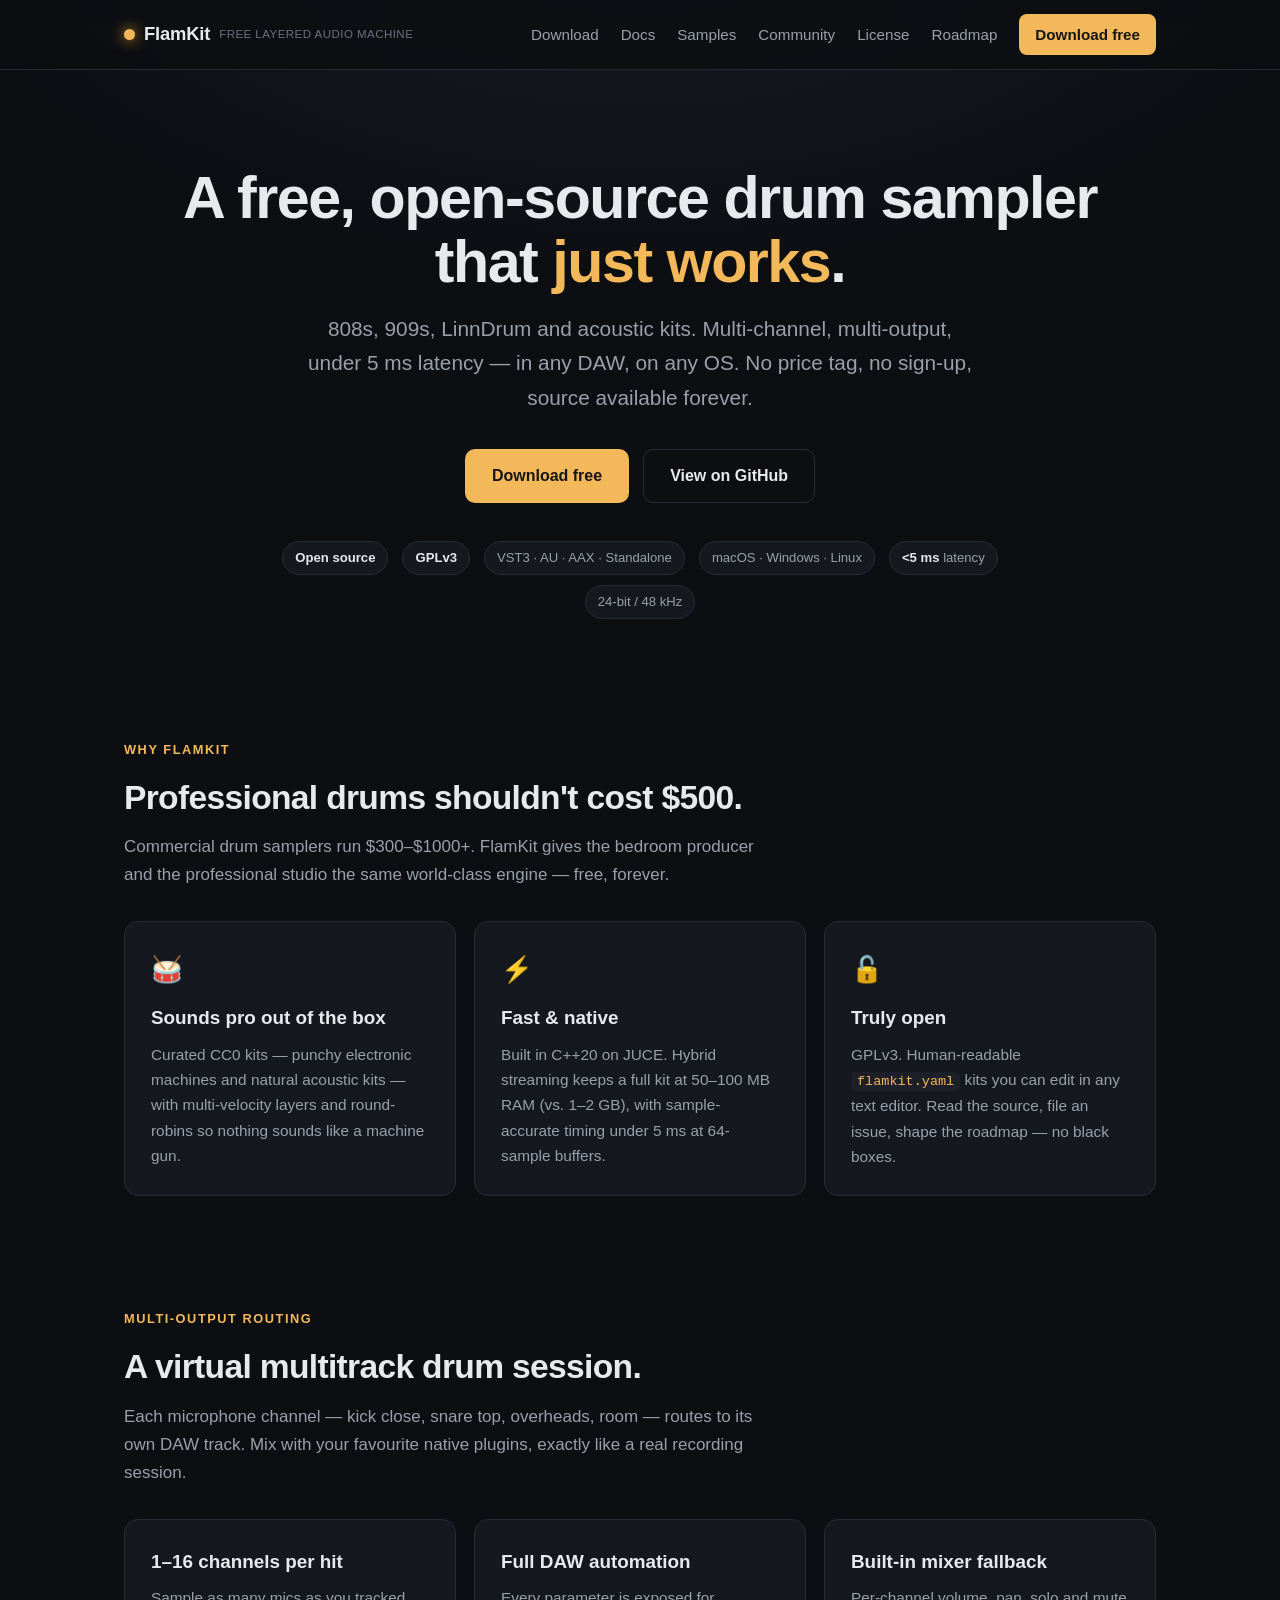
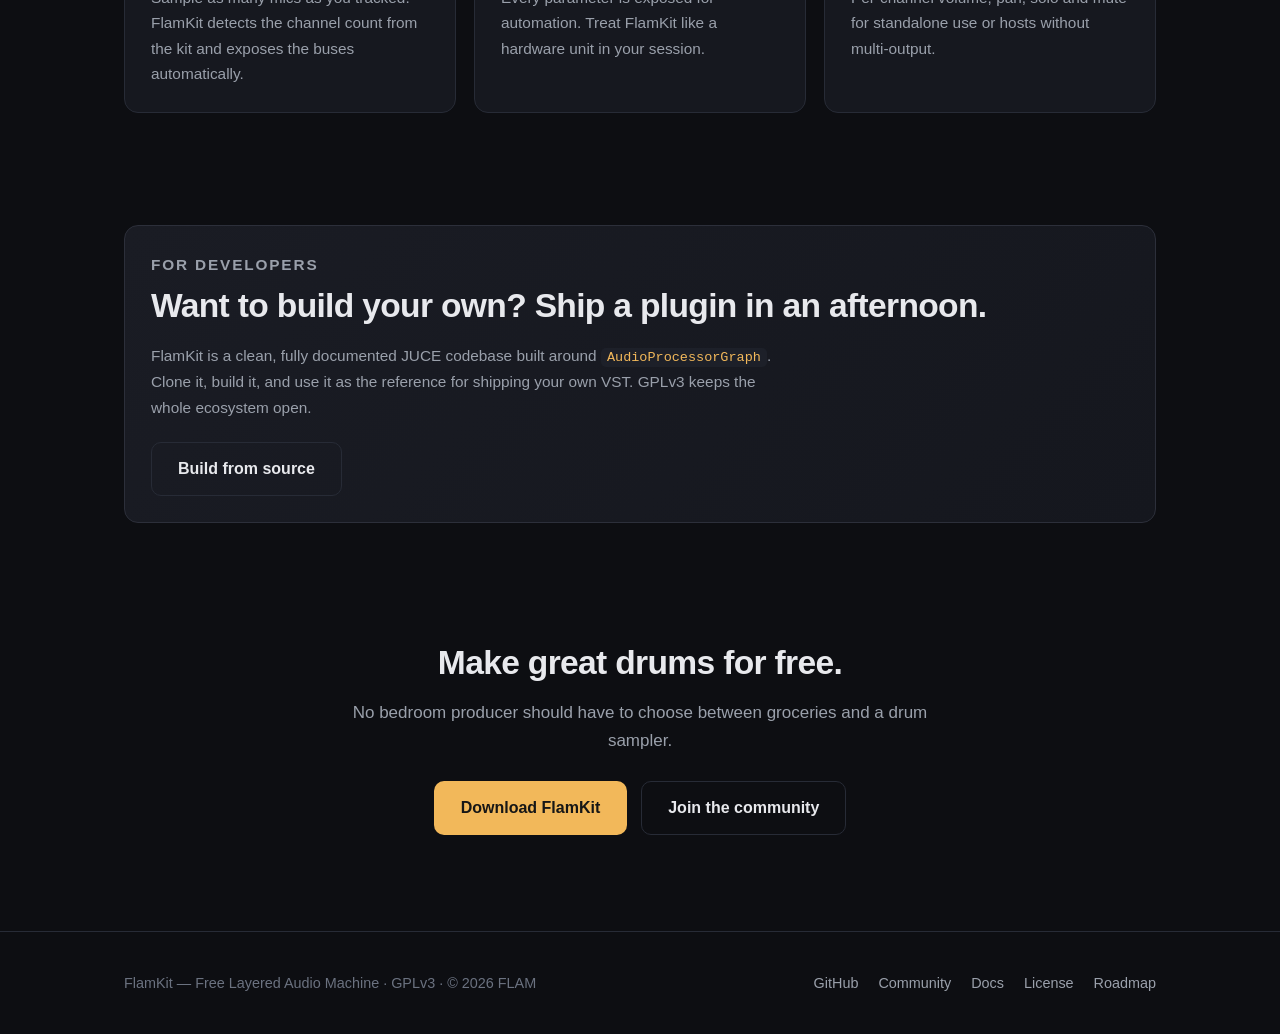
<file: website/index.html>
<!DOCTYPE html>
<html lang="en">
<head>
<meta charset="UTF-8">
<meta name="viewport" content="width=device-width, initial-scale=1.0">
<title>FlamKit — Free, open-source drum sampler (VST3/AU/AAX)</title>
<meta name="description" content="A free, open-source drum sampler for Mac, Windows & Linux. 808s, 909s, LinnDrum, acoustic kits. Under 5ms latency. GPLv3.">
<meta property="og:title" content="FlamKit — Free, open-source drum sampler">
<meta property="og:description" content="A free, open-source drum sampler for Mac, Windows & Linux. Under 5ms latency. GPLv3.">
<meta property="og:type" content="website">
<link rel="icon" href="favicon.svg" type="image/svg+xml">
<link rel="stylesheet" href="styles.css">
<script type="application/ld+json">
{
  "@context": "https://schema.org",
  "@type": "SoftwareApplication",
  "name": "FlamKit",
  "applicationCategory": "MultimediaApplication",
  "operatingSystem": "macOS, Windows, Linux",
  "offers": { "@type": "Offer", "price": "0", "priceCurrency": "USD" },
  "description": "A free, open-source, multi-channel drum sampler. VST3, AU, AAX and Standalone. Under 5ms latency.",
  "license": "https://www.gnu.org/licenses/gpl-3.0"
}
</script>
</head>
<body>

<header class="nav">
  <div class="nav-inner">
    <a class="brand" href="index.html"><span class="dot"></span>FlamKit <small>FREE LAYERED AUDIO MACHINE</small></a>
    <nav class="nav-links">
      <a href="download.html">Download</a>
      <a href="docs.html">Docs</a>
      <a href="samples.html">Samples</a>
      <a href="community.html">Community</a>
      <a href="license.html">License</a>
      <a href="roadmap.html">Roadmap</a>
      <a class="cta" href="download.html">Download free</a>
    </nav>
  </div>
</header>

<main class="wrap">

  <section class="hero">
    <h1>A free, open-source drum sampler<br>that <span class="accent">just works</span>.</h1>
    <p class="sub">808s, 909s, LinnDrum and acoustic kits. Multi-channel, multi-output, under 5&nbsp;ms latency — in any DAW, on any OS. No price tag, no sign-up, source available forever.</p>
    <div class="hero-cta">
      <a class="btn btn-primary" href="download.html">Download free</a>
      <a class="btn btn-ghost" href="https://github.com/therecluse26/flam-drum-machine">View on GitHub</a>
    </div>
    <div class="trust">
      <span><b>Open source</b></span>
      <span><b>GPLv3</b></span>
      <span>VST3 · AU · AAX · Standalone</span>
      <span>macOS · Windows · Linux</span>
      <span><b>&lt;5&nbsp;ms</b> latency</span>
      <span>24-bit / 48&nbsp;kHz</span>
    </div>
  </section>

  <section>
    <p class="eyebrow">Why FlamKit</p>
    <h2>Professional drums shouldn't cost $500.</h2>
    <p class="lead">Commercial drum samplers run $300–$1000+. FlamKit gives the bedroom producer and the professional studio the same world-class engine — free, forever.</p>
    <div class="grid grid-3">
      <div class="card">
        <span class="ico">🥁</span>
        <h3>Sounds pro out of the box</h3>
        <p>Curated CC0 kits — punchy electronic machines and natural acoustic kits — with multi-velocity layers and round-robins so nothing sounds like a machine gun.</p>
      </div>
      <div class="card">
        <span class="ico">⚡</span>
        <h3>Fast &amp; native</h3>
        <p>Built in C++20 on JUCE. Hybrid streaming keeps a full kit at 50–100&nbsp;MB RAM (vs. 1–2&nbsp;GB), with sample-accurate timing under 5&nbsp;ms at 64-sample buffers.</p>
      </div>
      <div class="card">
        <span class="ico">🔓</span>
        <h3>Truly open</h3>
        <p>GPLv3. Human-readable <code>flamkit.yaml</code> kits you can edit in any text editor. Read the source, file an issue, shape the roadmap — no black boxes.</p>
      </div>
    </div>
  </section>

  <section>
    <p class="eyebrow">Multi-output routing</p>
    <h2>A virtual multitrack drum session.</h2>
    <p class="lead">Each microphone channel — kick close, snare top, overheads, room — routes to its own DAW track. Mix with your favourite native plugins, exactly like a real recording session.</p>
    <div class="grid grid-3">
      <div class="card"><h3>1–16 channels per hit</h3><p>Sample as many mics as you tracked. FlamKit detects the channel count from the kit and exposes the buses automatically.</p></div>
      <div class="card"><h3>Full DAW automation</h3><p>Every parameter is exposed for automation. Treat FlamKit like a hardware unit in your session.</p></div>
      <div class="card"><h3>Built-in mixer fallback</h3><p>Per-channel volume, pan, solo and mute for standalone use or hosts without multi-output.</p></div>
    </div>
  </section>

  <section>
    <div class="card" style="background:linear-gradient(135deg,#1a1c24,#15171e);border-color:#2c2f3a;">
      <p class="eyebrow">For developers</p>
      <h2 style="margin-bottom:10px;">Want to build your own? Ship a plugin in an afternoon.</h2>
      <p style="color:var(--muted);max-width:640px;margin:0 0 22px;">FlamKit is a clean, fully documented JUCE codebase built around <code>AudioProcessorGraph</code>. Clone it, build it, and use it as the reference for shipping your own VST. GPLv3 keeps the whole ecosystem open.</p>
      <a class="btn btn-ghost" href="docs.html#build">Build from source</a>
    </div>
  </section>

  <section style="text-align:center;">
    <h2>Make great drums for free.</h2>
    <p class="lead" style="margin:8px auto 26px;">No bedroom producer should have to choose between groceries and a drum sampler.</p>
    <div class="hero-cta">
      <a class="btn btn-primary" href="download.html">Download FlamKit</a>
      <a class="btn btn-ghost" href="community.html">Join the community</a>
    </div>
  </section>

</main>

<footer class="site">
  <div class="wrap foot-inner">
    <div>FlamKit — Free Layered Audio Machine · GPLv3 · © 2026 FLAM</div>
    <div class="foot-links">
      <a href="https://github.com/therecluse26/flam-drum-machine">GitHub</a>
      <a href="community.html">Community</a>
      <a href="docs.html">Docs</a>
      <a href="license.html">License</a>
      <a href="roadmap.html">Roadmap</a>
    </div>
  </div>
</footer>

</body>
</html>
</file>
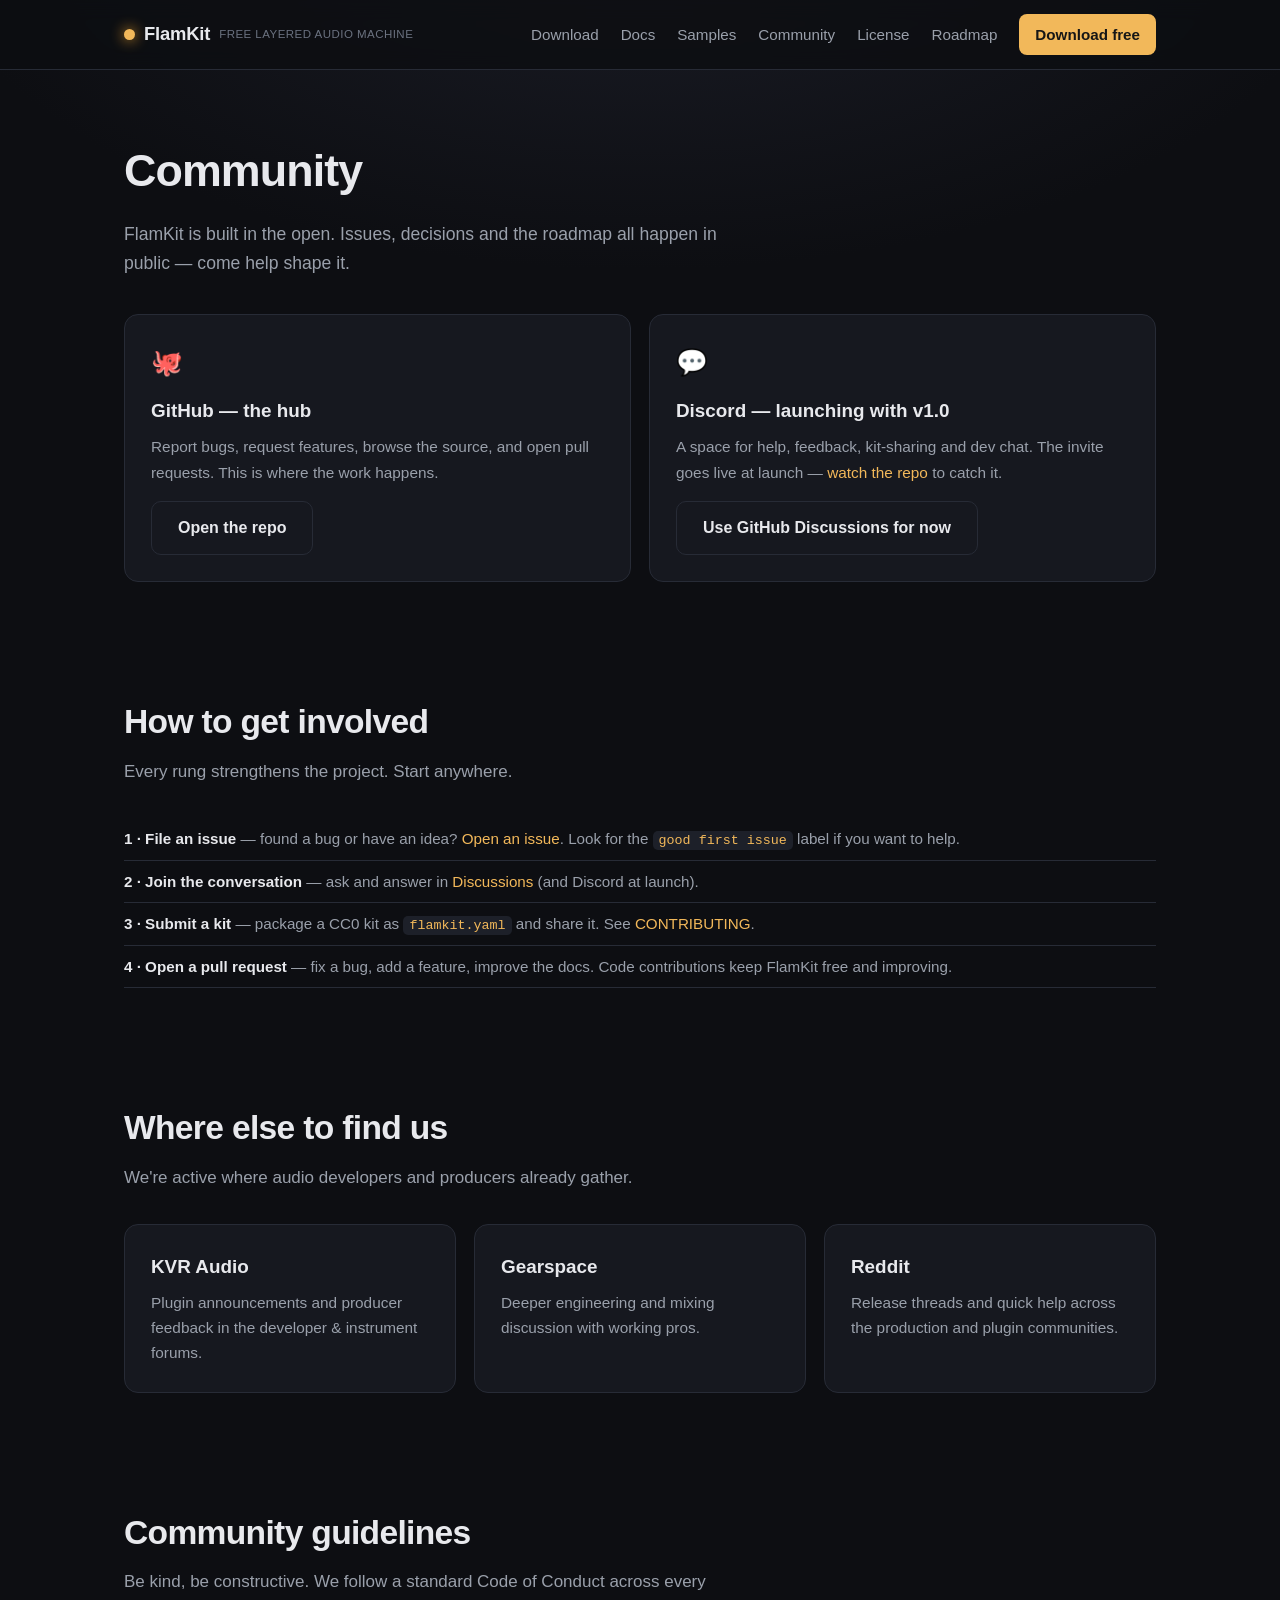
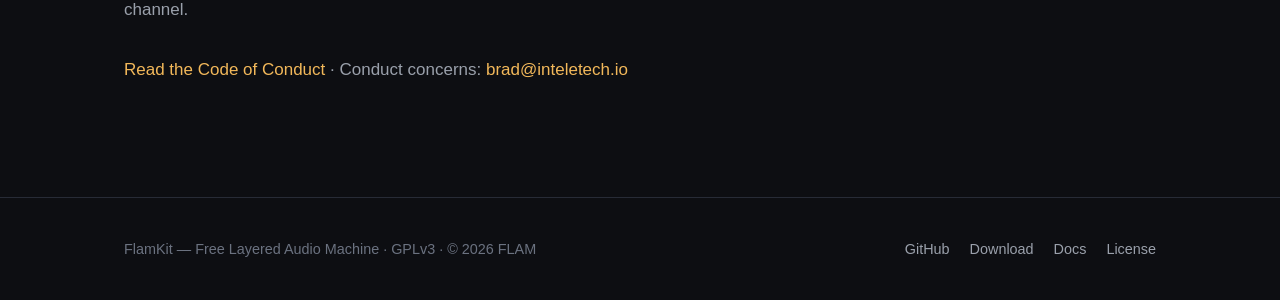
<file: website/community.html>
<!DOCTYPE html>
<html lang="en">
<head>
<meta charset="UTF-8">
<meta name="viewport" content="width=device-width, initial-scale=1.0">
<title>FlamKit community — GitHub, Discord, contribute</title>
<meta name="description" content="Get involved with FlamKit: file issues, join discussions, contribute kits and code. Open process, open roadmap.">
<link rel="icon" href="favicon.svg" type="image/svg+xml">
<link rel="stylesheet" href="styles.css">
</head>
<body>

<header class="nav">
  <div class="nav-inner">
    <a class="brand" href="index.html"><span class="dot"></span>FlamKit <small>FREE LAYERED AUDIO MACHINE</small></a>
    <nav class="nav-links">
      <a href="download.html">Download</a>
      <a href="docs.html">Docs</a>
      <a href="samples.html">Samples</a>
      <a href="community.html">Community</a>
      <a href="license.html">License</a>
      <a href="roadmap.html">Roadmap</a>
      <a class="cta" href="download.html">Download free</a>
    </nav>
  </div>
</header>

<main class="wrap">

  <div class="page-head">
    <h1>Community</h1>
    <p>FlamKit is built in the open. Issues, decisions and the roadmap all happen in public — come help shape it.</p>
  </div>

  <section style="padding-top:24px;">
    <div class="grid grid-2">
      <div class="card">
        <span class="ico">🐙</span>
        <h3>GitHub — the hub</h3>
        <p style="margin-bottom:16px;">Report bugs, request features, browse the source, and open pull requests. This is where the work happens.</p>
        <a class="btn btn-ghost" href="https://github.com/therecluse26/flam-drum-machine">Open the repo</a>
      </div>
      <div class="card">
        <span class="ico">💬</span>
        <h3>Discord — launching with v1.0</h3>
        <p style="margin-bottom:16px;">A space for help, feedback, kit-sharing and dev chat. The invite goes live at launch — <a href="https://github.com/therecluse26/flam-drum-machine">watch the repo</a> to catch it.</p>
        <a class="btn btn-ghost" href="https://github.com/therecluse26/flam-drum-machine/discussions">Use GitHub Discussions for now</a>
      </div>
    </div>
  </section>

  <section>
    <h2>How to get involved</h2>
    <p class="lead">Every rung strengthens the project. Start anywhere.</p>
    <div class="lane">
      <ul>
        <li><b>1 · File an issue</b> — found a bug or have an idea? <a href="https://github.com/therecluse26/flam-drum-machine/issues">Open an issue</a>. Look for the <code>good first issue</code> label if you want to help.</li>
        <li><b>2 · Join the conversation</b> — ask and answer in <a href="https://github.com/therecluse26/flam-drum-machine/discussions">Discussions</a> (and Discord at launch).</li>
        <li><b>3 · Submit a kit</b> — package a CC0 kit as <code>flamkit.yaml</code> and share it. See <a href="https://github.com/therecluse26/flam-drum-machine/blob/main/CONTRIBUTING.md">CONTRIBUTING</a>.</li>
        <li><b>4 · Open a pull request</b> — fix a bug, add a feature, improve the docs. Code contributions keep FlamKit free and improving.</li>
      </ul>
    </div>
  </section>

  <section>
    <h2>Where else to find us</h2>
    <p class="lead">We're active where audio developers and producers already gather.</p>
    <div class="grid grid-3">
      <div class="card"><h3>KVR Audio</h3><p>Plugin announcements and producer feedback in the developer &amp; instrument forums.</p></div>
      <div class="card"><h3>Gearspace</h3><p>Deeper engineering and mixing discussion with working pros.</p></div>
      <div class="card"><h3>Reddit</h3><p>Release threads and quick help across the production and plugin communities.</p></div>
    </div>
  </section>

  <section>
    <h2>Community guidelines</h2>
    <p class="lead">Be kind, be constructive. We follow a standard Code of Conduct across every channel.</p>
    <p style="color:var(--muted);">
      <a href="https://github.com/therecluse26/flam-drum-machine/blob/main/CODE_OF_CONDUCT.md">Read the Code of Conduct</a> ·
      Conduct concerns: <a href="mailto:brad@inteletech.io">brad@inteletech.io</a>
    </p>
  </section>

</main>

<footer class="site">
  <div class="wrap foot-inner">
    <div>FlamKit — Free Layered Audio Machine · GPLv3 · © 2026 FLAM</div>
    <div class="foot-links">
      <a href="https://github.com/therecluse26/flam-drum-machine">GitHub</a>
      <a href="download.html">Download</a>
      <a href="docs.html">Docs</a>
      <a href="license.html">License</a>
    </div>
  </div>
</footer>

</body>
</html>
</file>
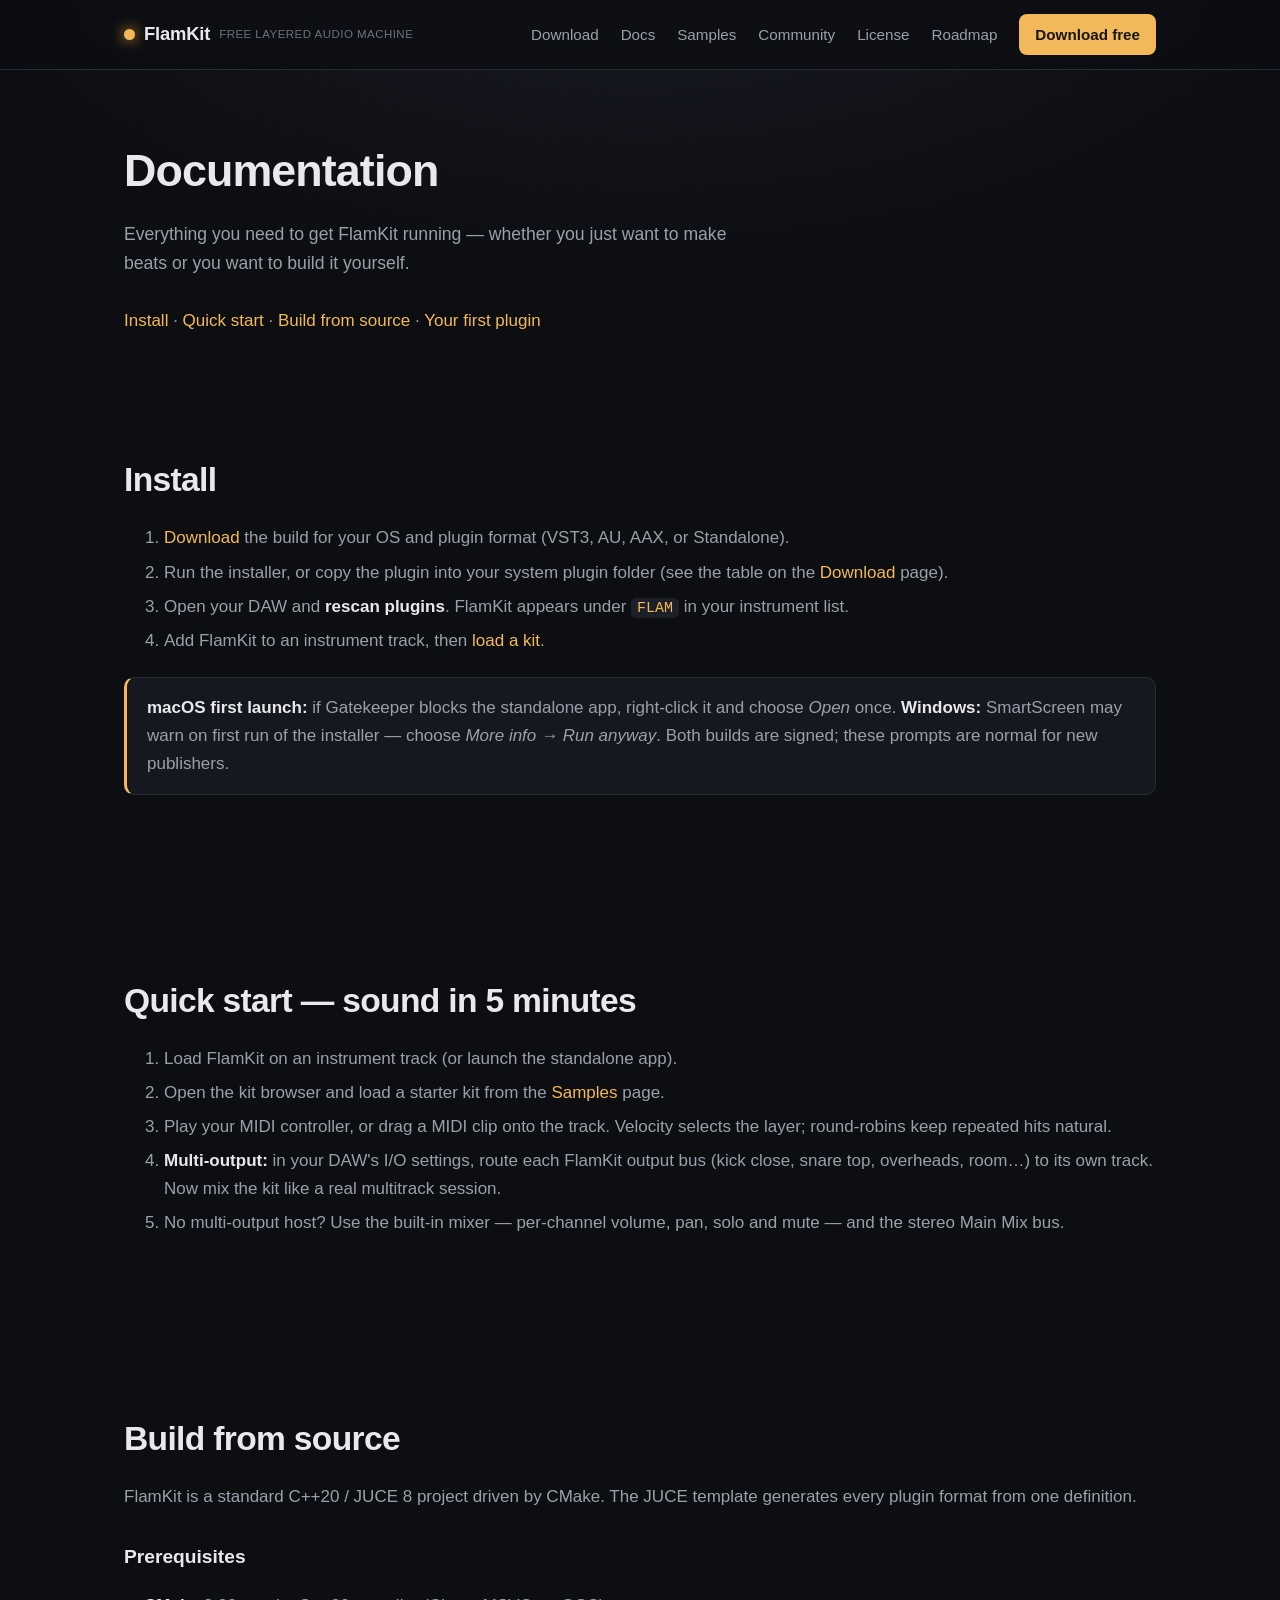
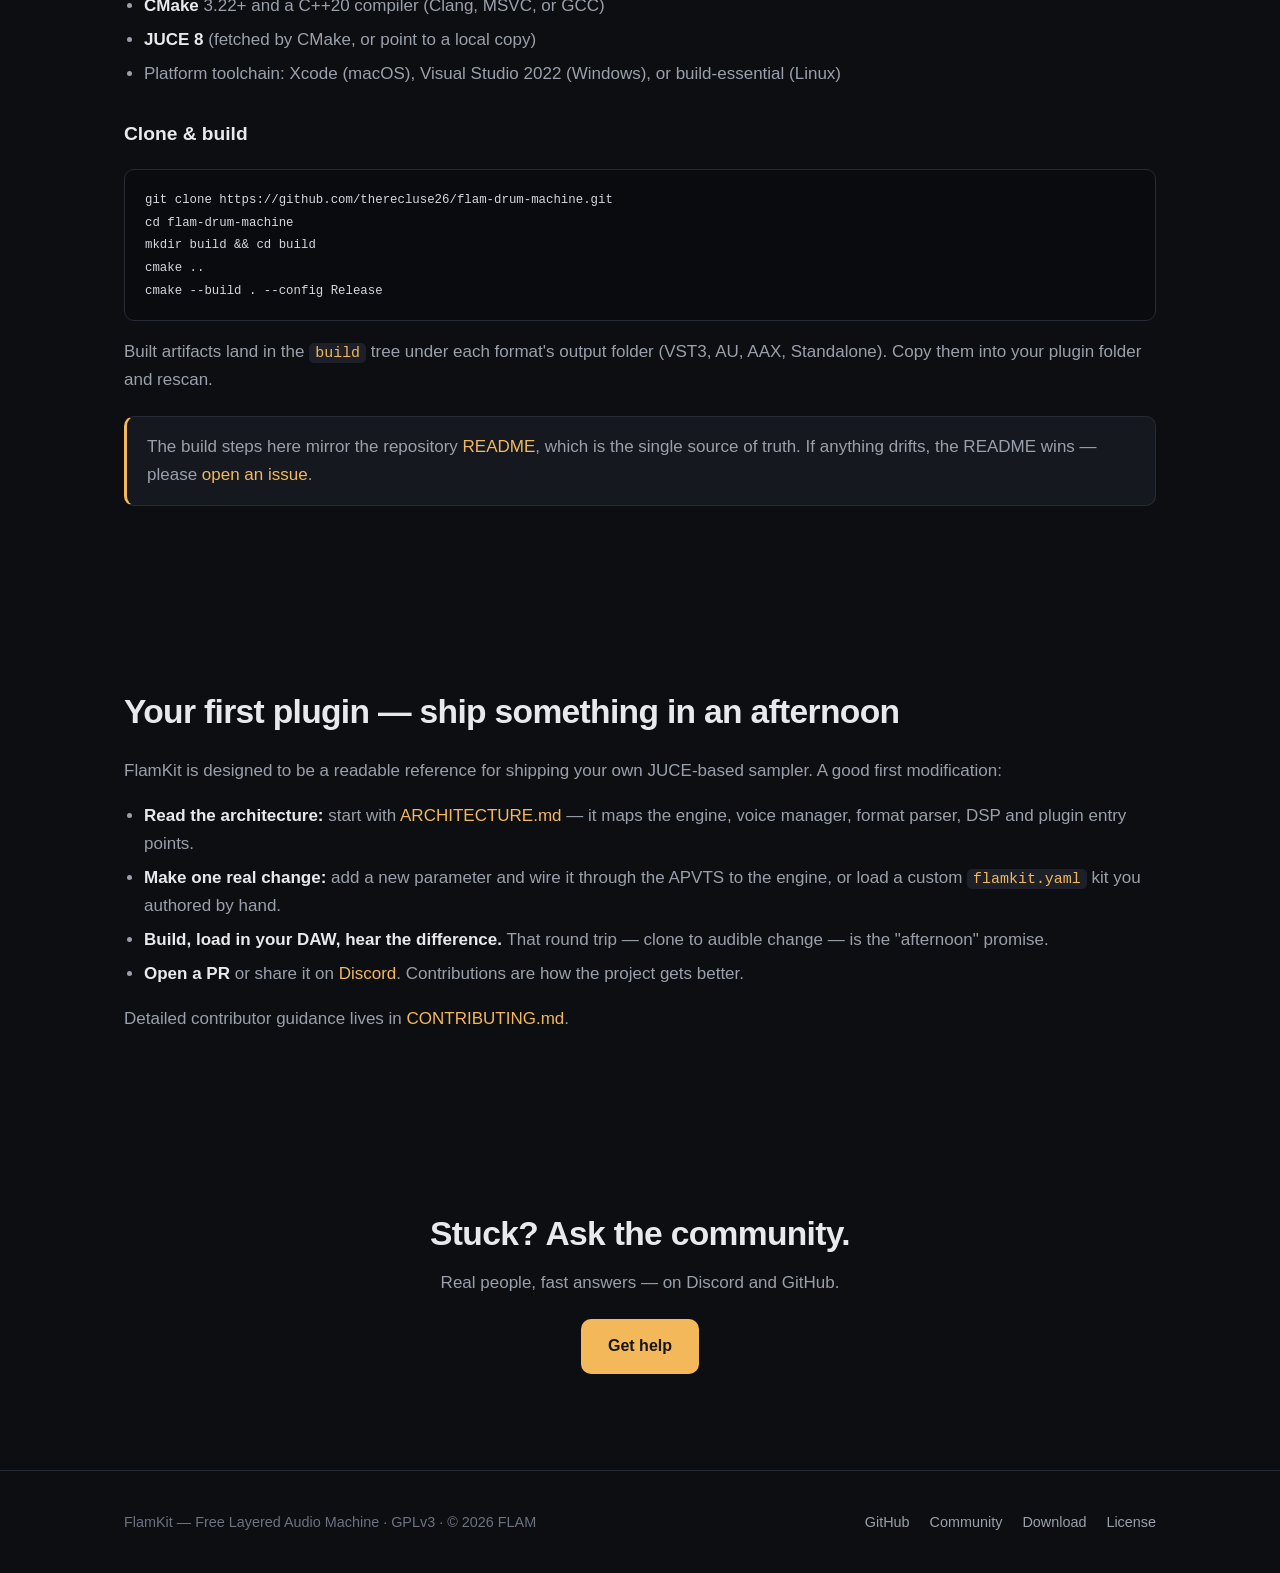
<file: website/docs.html>
<!DOCTYPE html>
<html lang="en">
<head>
<meta charset="UTF-8">
<meta name="viewport" content="width=device-width, initial-scale=1.0">
<title>FlamKit Docs — install, build from source, your first plugin</title>
<meta name="description" content="Install FlamKit in your DAW, build it from source, and get sound out of it in five minutes.">
<link rel="icon" href="favicon.svg" type="image/svg+xml">
<link rel="stylesheet" href="styles.css">
</head>
<body>

<header class="nav">
  <div class="nav-inner">
    <a class="brand" href="index.html"><span class="dot"></span>FlamKit <small>FREE LAYERED AUDIO MACHINE</small></a>
    <nav class="nav-links">
      <a href="download.html">Download</a>
      <a href="docs.html">Docs</a>
      <a href="samples.html">Samples</a>
      <a href="community.html">Community</a>
      <a href="license.html">License</a>
      <a href="roadmap.html">Roadmap</a>
      <a class="cta" href="download.html">Download free</a>
    </nav>
  </div>
</header>

<main class="wrap prose">

  <div class="page-head">
    <h1>Documentation</h1>
    <p>Everything you need to get FlamKit running — whether you just want to make beats or you want to build it yourself.</p>
  </div>

  <p style="color:var(--muted);">
    <a href="#install">Install</a> ·
    <a href="#quickstart">Quick start</a> ·
    <a href="#build">Build from source</a> ·
    <a href="#first-plugin">Your first plugin</a>
  </p>

  <section id="install">
    <h2>Install</h2>
    <ol>
      <li><a href="download.html">Download</a> the build for your OS and plugin format (VST3, AU, AAX, or Standalone).</li>
      <li>Run the installer, or copy the plugin into your system plugin folder (see the table on the <a href="download.html#install">Download</a> page).</li>
      <li>Open your DAW and <strong>rescan plugins</strong>. FlamKit appears under <code>FLAM</code> in your instrument list.</li>
      <li>Add FlamKit to an instrument track, then <a href="samples.html">load a kit</a>.</li>
    </ol>
    <div class="note">
      <p><strong>macOS first launch:</strong> if Gatekeeper blocks the standalone app, right-click it and choose <em>Open</em> once. <strong>Windows:</strong> SmartScreen may warn on first run of the installer — choose <em>More info → Run anyway</em>. Both builds are signed; these prompts are normal for new publishers.</p>
    </div>
  </section>

  <section id="quickstart">
    <h2>Quick start — sound in 5 minutes</h2>
    <ol>
      <li>Load FlamKit on an instrument track (or launch the standalone app).</li>
      <li>Open the kit browser and load a starter kit from the <a href="samples.html">Samples</a> page.</li>
      <li>Play your MIDI controller, or drag a MIDI clip onto the track. Velocity selects the layer; round-robins keep repeated hits natural.</li>
      <li><strong>Multi-output:</strong> in your DAW's I/O settings, route each FlamKit output bus (kick close, snare top, overheads, room…) to its own track. Now mix the kit like a real multitrack session.</li>
      <li>No multi-output host? Use the built-in mixer — per-channel volume, pan, solo and mute — and the stereo Main Mix bus.</li>
    </ol>
  </section>

  <section id="build">
    <h2>Build from source</h2>
    <p>FlamKit is a standard C++20 / JUCE 8 project driven by CMake. The JUCE template generates every plugin format from one definition.</p>
    <h3>Prerequisites</h3>
    <ul>
      <li><strong>CMake</strong> 3.22+ and a C++20 compiler (Clang, MSVC, or GCC)</li>
      <li><strong>JUCE 8</strong> (fetched by CMake, or point to a local copy)</li>
      <li>Platform toolchain: Xcode (macOS), Visual Studio 2022 (Windows), or build-essential (Linux)</li>
    </ul>
    <h3>Clone &amp; build</h3>
    <pre><code>git clone https://github.com/therecluse26/flam-drum-machine.git
cd flam-drum-machine
mkdir build &amp;&amp; cd build
cmake ..
cmake --build . --config Release</code></pre>
    <p>Built artifacts land in the <code>build</code> tree under each format's output folder (VST3, AU, AAX, Standalone). Copy them into your plugin folder and rescan.</p>
    <div class="note">
      <p>The build steps here mirror the repository <a href="https://github.com/therecluse26/flam-drum-machine/blob/main/README.md">README</a>, which is the single source of truth. If anything drifts, the README wins — please <a href="https://github.com/therecluse26/flam-drum-machine/issues">open an issue</a>.</p>
    </div>
  </section>

  <section id="first-plugin">
    <h2>Your first plugin — ship something in an afternoon</h2>
    <p>FlamKit is designed to be a readable reference for shipping your own JUCE-based sampler. A good first modification:</p>
    <ul>
      <li><strong>Read the architecture:</strong> start with <a href="https://github.com/therecluse26/flam-drum-machine/blob/main/ARCHITECTURE.md">ARCHITECTURE.md</a> — it maps the engine, voice manager, format parser, DSP and plugin entry points.</li>
      <li><strong>Make one real change:</strong> add a new parameter and wire it through the APVTS to the engine, or load a custom <code>flamkit.yaml</code> kit you authored by hand.</li>
      <li><strong>Build, load in your DAW, hear the difference.</strong> That round trip — clone to audible change — is the "afternoon" promise.</li>
      <li><strong>Open a PR</strong> or share it on <a href="community.html">Discord</a>. Contributions are how the project gets better.</li>
    </ul>
    <p>Detailed contributor guidance lives in <a href="https://github.com/therecluse26/flam-drum-machine/blob/main/CONTRIBUTING.md">CONTRIBUTING.md</a>.</p>
  </section>

  <section style="text-align:center;">
    <h2 style="border:0;">Stuck? Ask the community.</h2>
    <p class="lead" style="margin:8px auto 22px;">Real people, fast answers — on Discord and GitHub.</p>
    <a class="btn btn-primary" href="community.html">Get help</a>
  </section>

</main>

<footer class="site">
  <div class="wrap foot-inner">
    <div>FlamKit — Free Layered Audio Machine · GPLv3 · © 2026 FLAM</div>
    <div class="foot-links">
      <a href="https://github.com/therecluse26/flam-drum-machine">GitHub</a>
      <a href="community.html">Community</a>
      <a href="download.html">Download</a>
      <a href="license.html">License</a>
    </div>
  </div>
</footer>

</body>
</html>
</file>
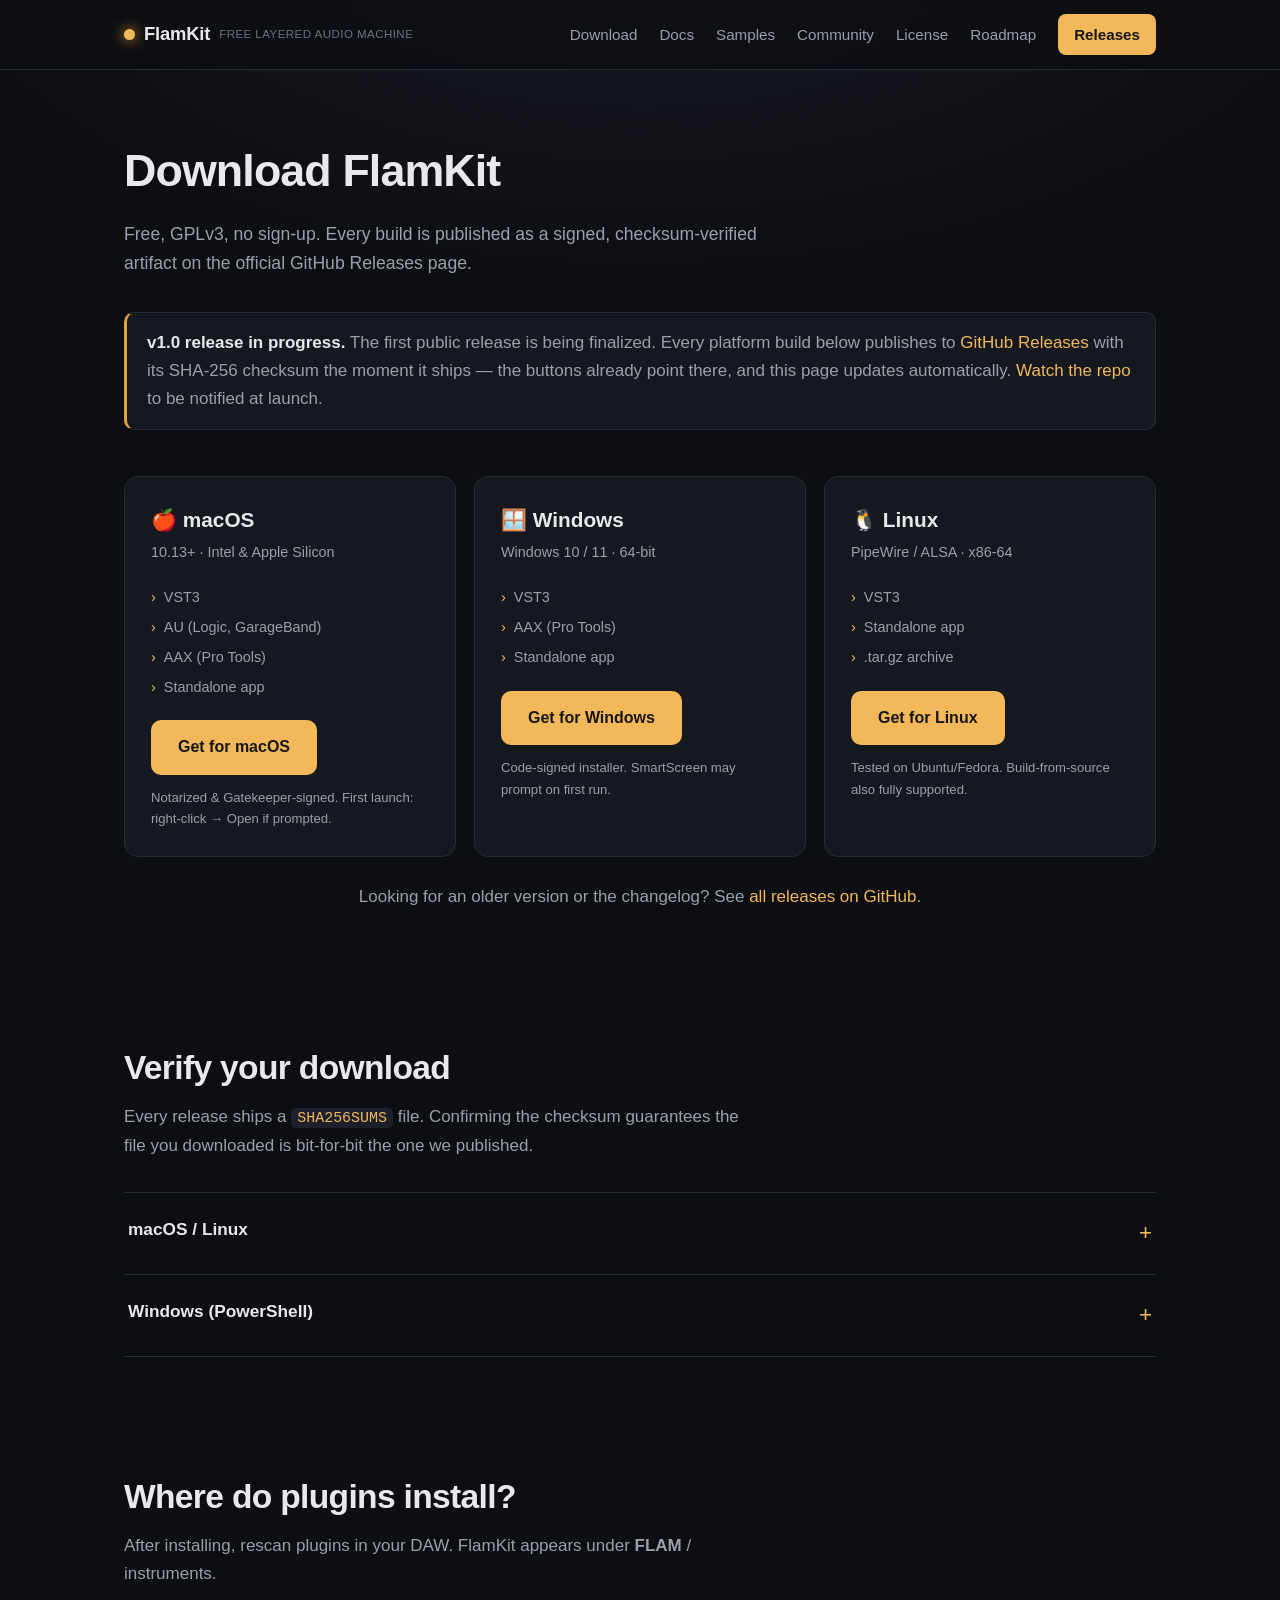
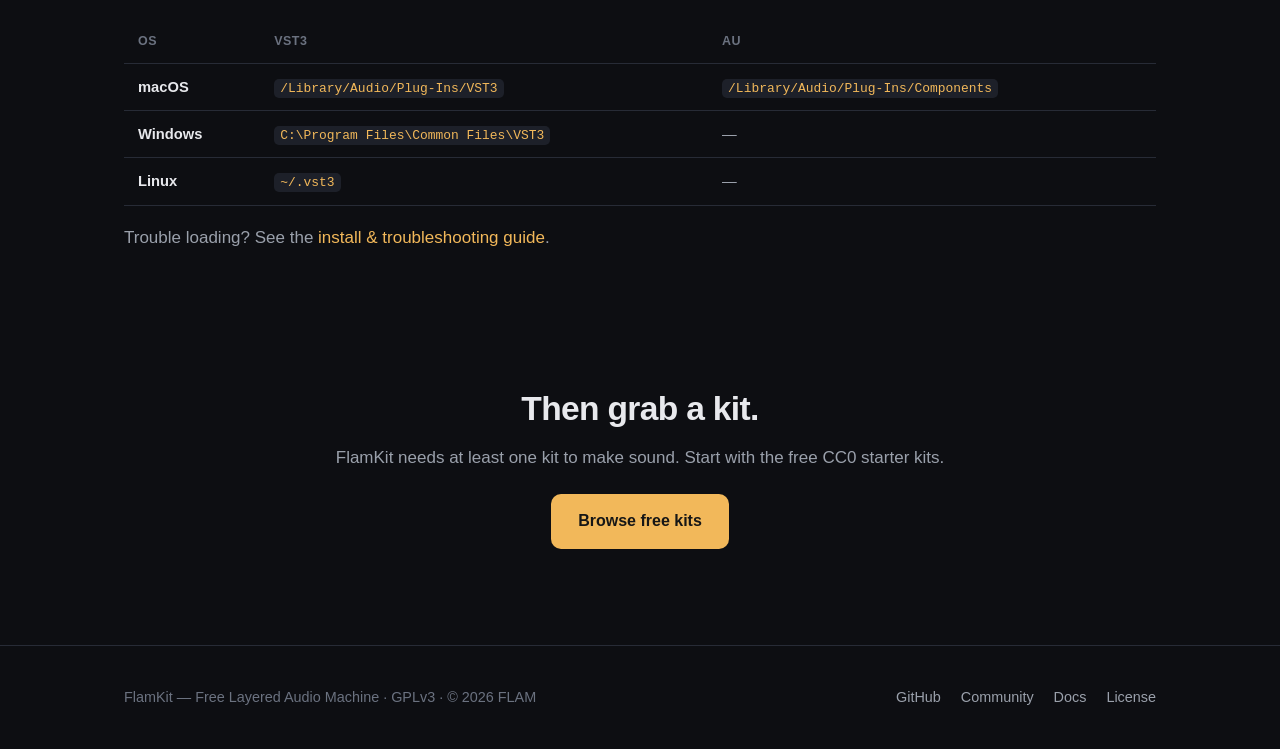
<file: website/download.html>
<!DOCTYPE html>
<html lang="en">
<head>
<meta charset="UTF-8">
<meta name="viewport" content="width=device-width, initial-scale=1.0">
<title>Download FlamKit — free drum sampler for macOS, Windows, Linux</title>
<meta name="description" content="Download FlamKit free: VST3, AU, AAX and Standalone builds for macOS, Windows and Linux. Signed, checksum-verified release artifacts.">
<link rel="icon" href="favicon.svg" type="image/svg+xml">
<link rel="stylesheet" href="styles.css">
</head>
<body>

<header class="nav">
  <div class="nav-inner">
    <a class="brand" href="index.html"><span class="dot"></span>FlamKit <small>FREE LAYERED AUDIO MACHINE</small></a>
    <nav class="nav-links">
      <a href="download.html">Download</a>
      <a href="docs.html">Docs</a>
      <a href="samples.html">Samples</a>
      <a href="community.html">Community</a>
      <a href="license.html">License</a>
      <a href="roadmap.html">Roadmap</a>
      <a class="cta" href="https://github.com/therecluse26/flam-drum-machine/releases/latest">Releases</a>
    </nav>
  </div>
</header>

<main class="wrap">

  <div class="page-head">
    <h1>Download FlamKit</h1>
    <p>Free, GPLv3, no sign-up. Every build is published as a signed, checksum-verified artifact on the official GitHub Releases page.</p>
  </div>

  <div class="note warn">
    <p><strong>v1.0 release in progress.</strong> The first public release is being finalized. Every platform build below publishes to <a href="https://github.com/therecluse26/flam-drum-machine/releases/latest">GitHub Releases</a> with its SHA-256 checksum the moment it ships — the buttons already point there, and this page updates automatically. <a href="https://github.com/therecluse26/flam-drum-machine">Watch the repo</a> to be notified at launch.</p>
  </div>

  <section style="padding-top:24px;">
    <div class="grid grid-3">

      <div class="card dl-card">
        <div class="os">🍎 macOS</div>
        <div class="formats">10.13+ · Intel &amp; Apple Silicon</div>
        <ul>
          <li>VST3</li>
          <li>AU (Logic, GarageBand)</li>
          <li>AAX (Pro Tools)</li>
          <li>Standalone app</li>
        </ul>
        <a class="btn btn-primary" href="https://github.com/therecluse26/flam-drum-machine/releases/latest">Get for macOS</a>
        <p style="margin-top:12px;font-size:.82rem;">Notarized &amp; Gatekeeper-signed. First launch: right-click → Open if prompted.</p>
      </div>

      <div class="card dl-card">
        <div class="os">🪟 Windows</div>
        <div class="formats">Windows 10 / 11 · 64-bit</div>
        <ul>
          <li>VST3</li>
          <li>AAX (Pro Tools)</li>
          <li>Standalone app</li>
        </ul>
        <a class="btn btn-primary" href="https://github.com/therecluse26/flam-drum-machine/releases/latest">Get for Windows</a>
        <p style="margin-top:12px;font-size:.82rem;">Code-signed installer. SmartScreen may prompt on first run.</p>
      </div>

      <div class="card dl-card">
        <div class="os">🐧 Linux</div>
        <div class="formats">PipeWire / ALSA · x86-64</div>
        <ul>
          <li>VST3</li>
          <li>Standalone app</li>
          <li>.tar.gz archive</li>
        </ul>
        <a class="btn btn-primary" href="https://github.com/therecluse26/flam-drum-machine/releases/latest">Get for Linux</a>
        <p style="margin-top:12px;font-size:.82rem;">Tested on Ubuntu/Fedora. Build-from-source also fully supported.</p>
      </div>

    </div>

    <p style="text-align:center;color:var(--muted);margin-top:26px;">
      Looking for an older version or the changelog? See
      <a href="https://github.com/therecluse26/flam-drum-machine/releases">all releases on GitHub</a>.
    </p>
  </section>

  <section>
    <h2>Verify your download</h2>
    <p class="lead">Every release ships a <code>SHA256SUMS</code> file. Confirming the checksum guarantees the file you downloaded is bit-for-bit the one we published.</p>

    <div class="faq">
      <details>
        <summary>macOS / Linux</summary>
        <div class="answer">
          <pre><code># compare against the published SHA256SUMS
shasum -a 256 FlamKit-1.0.0-macOS.zip
# → the hash must match the value in SHA256SUMS</code></pre>
        </div>
      </details>
      <details>
        <summary>Windows (PowerShell)</summary>
        <div class="answer">
          <pre><code>Get-FileHash .\FlamKit-1.0.0-Windows.zip -Algorithm SHA256
# compare the Hash column to the published SHA256SUMS</code></pre>
        </div>
      </details>
    </div>
  </section>

  <section>
    <h2>Where do plugins install?</h2>
    <p class="lead">After installing, rescan plugins in your DAW. FlamKit appears under <b>FLAM</b> / instruments.</p>
    <table>
      <tr><th>OS</th><th>VST3</th><th>AU</th></tr>
      <tr><td><b>macOS</b></td><td><code>/Library/Audio/Plug-Ins/VST3</code></td><td><code>/Library/Audio/Plug-Ins/Components</code></td></tr>
      <tr><td><b>Windows</b></td><td><code>C:\Program Files\Common Files\VST3</code></td><td>—</td></tr>
      <tr><td><b>Linux</b></td><td><code>~/.vst3</code></td><td>—</td></tr>
    </table>
    <p style="color:var(--muted);">Trouble loading? See the <a href="docs.html#install">install &amp; troubleshooting guide</a>.</p>
  </section>

  <section style="text-align:center;">
    <h2>Then grab a kit.</h2>
    <p class="lead" style="margin:8px auto 22px;">FlamKit needs at least one kit to make sound. Start with the free CC0 starter kits.</p>
    <a class="btn btn-primary" href="samples.html">Browse free kits</a>
  </section>

</main>

<footer class="site">
  <div class="wrap foot-inner">
    <div>FlamKit — Free Layered Audio Machine · GPLv3 · © 2026 FLAM</div>
    <div class="foot-links">
      <a href="https://github.com/therecluse26/flam-drum-machine">GitHub</a>
      <a href="community.html">Community</a>
      <a href="docs.html">Docs</a>
      <a href="license.html">License</a>
    </div>
  </div>
</footer>

</body>
</html>
</file>
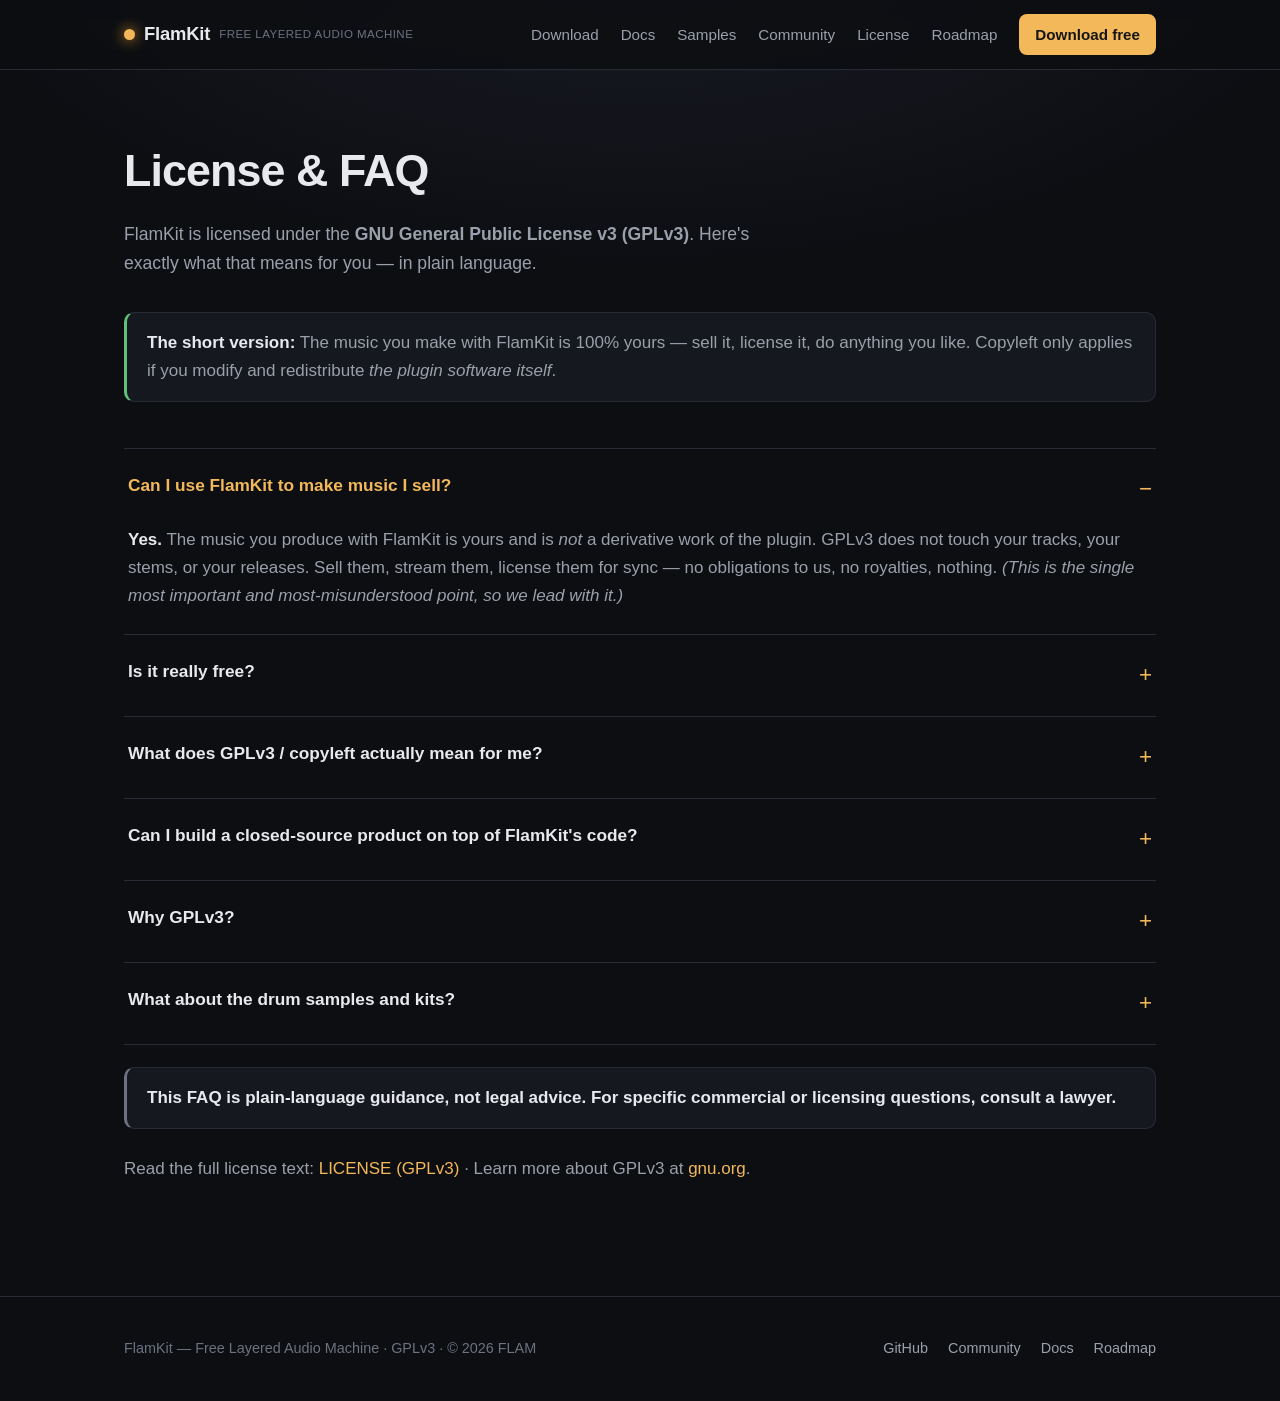
<file: website/license.html>
<!DOCTYPE html>
<html lang="en">
<head>
<meta charset="UTF-8">
<meta name="viewport" content="width=device-width, initial-scale=1.0">
<title>FlamKit license &amp; FAQ — what GPLv3 means for you</title>
<meta name="description" content="Plain-language answers about FlamKit's GPLv3 license. Yes, you can sell music made with FlamKit — your tracks are yours.">
<link rel="icon" href="favicon.svg" type="image/svg+xml">
<link rel="stylesheet" href="styles.css">
</head>
<body>

<header class="nav">
  <div class="nav-inner">
    <a class="brand" href="index.html"><span class="dot"></span>FlamKit <small>FREE LAYERED AUDIO MACHINE</small></a>
    <nav class="nav-links">
      <a href="download.html">Download</a>
      <a href="docs.html">Docs</a>
      <a href="samples.html">Samples</a>
      <a href="community.html">Community</a>
      <a href="license.html">License</a>
      <a href="roadmap.html">Roadmap</a>
      <a class="cta" href="download.html">Download free</a>
    </nav>
  </div>
</header>

<main class="wrap">

  <div class="page-head">
    <h1>License &amp; FAQ</h1>
    <p>FlamKit is licensed under the <b>GNU General Public License v3 (GPLv3)</b>. Here's exactly what that means for you — in plain language.</p>
  </div>

  <div class="note" style="border-left-color:var(--good);">
    <p><strong>The short version:</strong> The music you make with FlamKit is 100% yours — sell it, license it, do anything you like. Copyleft only applies if you modify and redistribute <em>the plugin software itself</em>.</p>
  </div>

  <section style="padding-top:24px;">
    <div class="faq">

      <details open>
        <summary>Can I use FlamKit to make music I sell?</summary>
        <div class="answer">
          <strong>Yes.</strong> The music you produce with FlamKit is yours and is <em>not</em> a derivative work of the plugin. GPLv3 does not touch your tracks, your stems, or your releases. Sell them, stream them, license them for sync — no obligations to us, no royalties, nothing. <em>(This is the single most important and most-misunderstood point, so we lead with it.)</em>
        </div>
      </details>

      <details>
        <summary>Is it really free?</summary>
        <div class="answer">
          Yes — free to download and use, source available, <strong>no paid tiers, no sign-up, no trial that expires.</strong> Free forever is the whole point.
        </div>
      </details>

      <details>
        <summary>What does GPLv3 / copyleft actually mean for me?</summary>
        <div class="answer">
          If you <strong>modify and distribute</strong> FlamKit — the software — you must release your changes under GPLv3 and share your source code. That keeps the ecosystem open. <strong>Using the plugin to make music does not trigger this</strong> in any way. The vast majority of users simply download, install, and make beats — copyleft never enters the picture.
        </div>
      </details>

      <details>
        <summary>Can I build a closed-source product on top of FlamKit's code?</summary>
        <div class="answer">
          No. Copyleft requires derivative <strong>software</strong> to remain GPLv3 and open. You're free to fork FlamKit, build on it, and ship it — but the result must also be open-source under GPLv3. We're being upfront about this: we never describe FlamKit as "free for commercial use" without this caveat.
        </div>
      </details>

      <details>
        <summary>Why GPLv3?</summary>
        <div class="answer">
          Because it makes FlamKit community-governed and keeps it open. Contributions stay open, no one can take the project closed-source, and the tools you rely on can't be taken away from you. GPLv3 is a trust commitment, not a limitation.
        </div>
      </details>

      <details>
        <summary>What about the drum samples and kits?</summary>
        <div class="answer">
          The official starter kits are <strong>CC0 (public domain)</strong> — no attribution required, no restrictions, free for any use including commercial. Each kit lists its license and provenance on the <a href="samples.html">Samples</a> page.
        </div>
      </details>

    </div>

    <div class="note legal">
      <p><strong>This FAQ is plain-language guidance, not legal advice. For specific commercial or licensing questions, consult a lawyer.</strong></p>
    </div>

    <p style="margin-top:26px;color:var(--muted);">
      Read the full license text: <a href="https://github.com/therecluse26/flam-drum-machine/blob/main/LICENSE">LICENSE (GPLv3)</a> ·
      Learn more about GPLv3 at <a href="https://www.gnu.org/licenses/gpl-3.0">gnu.org</a>.
    </p>
  </section>

</main>

<footer class="site">
  <div class="wrap foot-inner">
    <div>FlamKit — Free Layered Audio Machine · GPLv3 · © 2026 FLAM</div>
    <div class="foot-links">
      <a href="https://github.com/therecluse26/flam-drum-machine">GitHub</a>
      <a href="community.html">Community</a>
      <a href="docs.html">Docs</a>
      <a href="roadmap.html">Roadmap</a>
    </div>
  </div>
</footer>

</body>
</html>
</file>
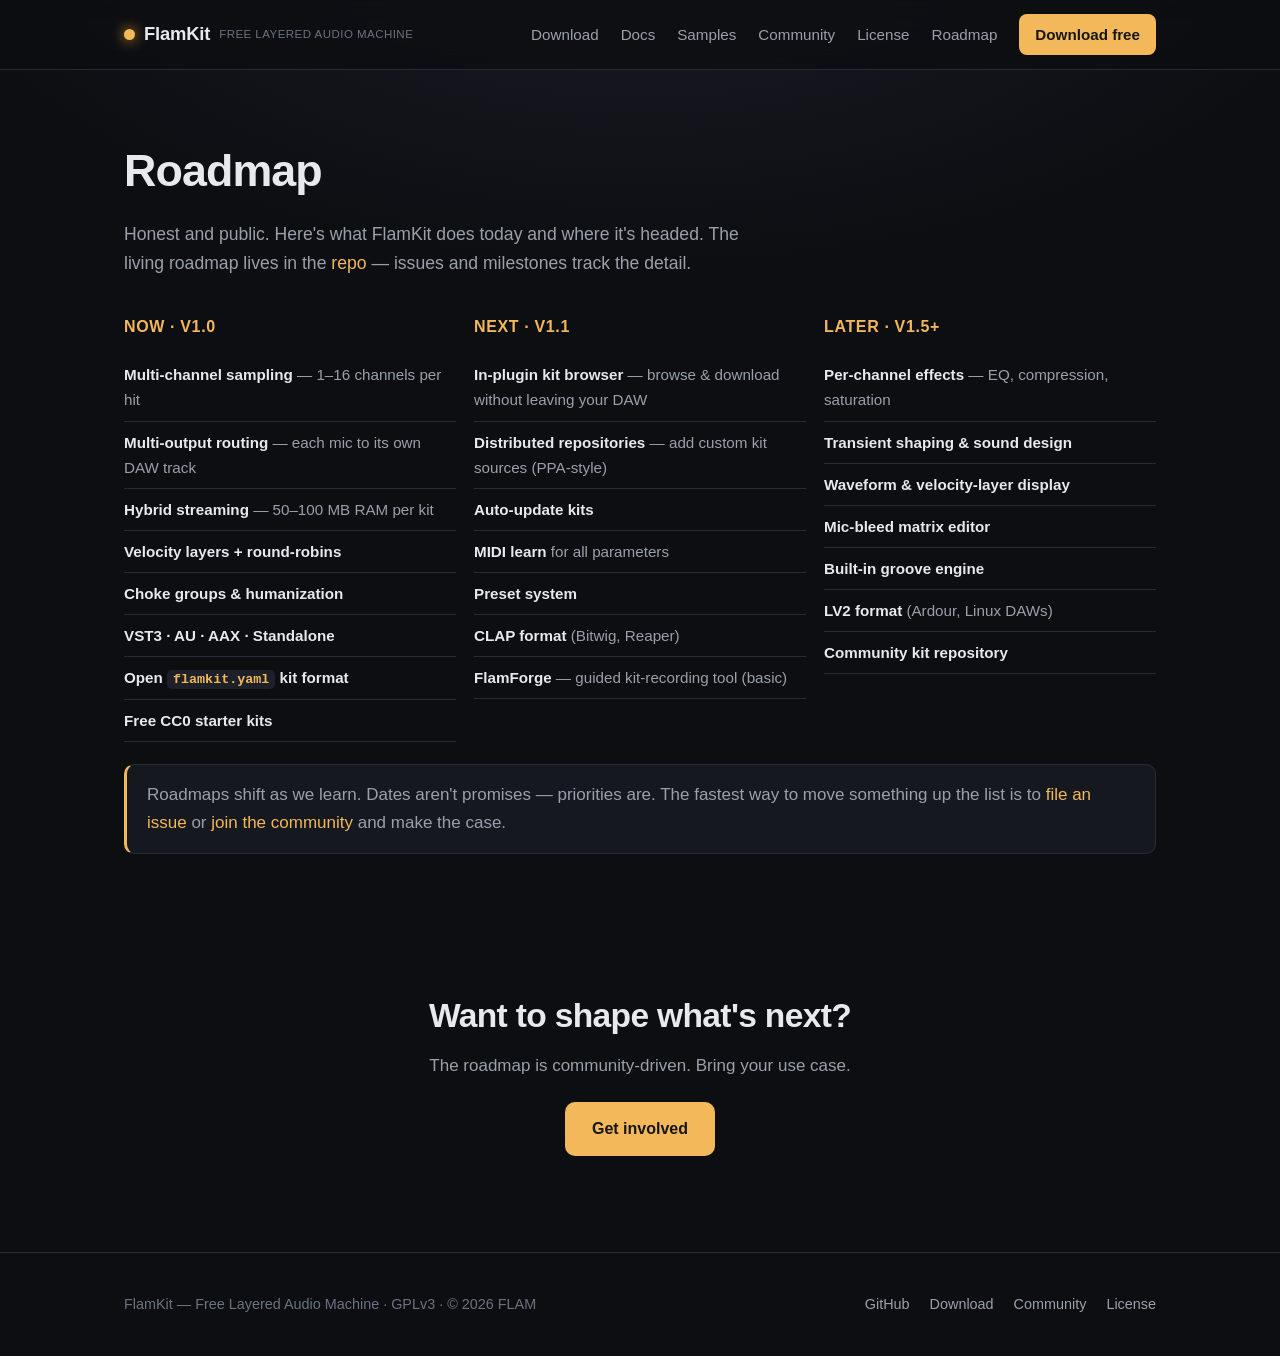
<file: website/roadmap.html>
<!DOCTYPE html>
<html lang="en">
<head>
<meta charset="UTF-8">
<meta name="viewport" content="width=device-width, initial-scale=1.0">
<title>FlamKit roadmap — now, next, later</title>
<meta name="description" content="The public FlamKit roadmap: what's in v1.0, what's coming in v1.1, and the longer-term vision.">
<link rel="icon" href="favicon.svg" type="image/svg+xml">
<link rel="stylesheet" href="styles.css">
</head>
<body>

<header class="nav">
  <div class="nav-inner">
    <a class="brand" href="index.html"><span class="dot"></span>FlamKit <small>FREE LAYERED AUDIO MACHINE</small></a>
    <nav class="nav-links">
      <a href="download.html">Download</a>
      <a href="docs.html">Docs</a>
      <a href="samples.html">Samples</a>
      <a href="community.html">Community</a>
      <a href="license.html">License</a>
      <a href="roadmap.html">Roadmap</a>
      <a class="cta" href="download.html">Download free</a>
    </nav>
  </div>
</header>

<main class="wrap">

  <div class="page-head">
    <h1>Roadmap</h1>
    <p>Honest and public. Here's what FlamKit does today and where it's headed. The living roadmap lives in the <a href="https://github.com/therecluse26/flam-drum-machine">repo</a> — issues and milestones track the detail.</p>
  </div>

  <section style="padding-top:24px;">
    <div class="grid grid-3">

      <div class="lane">
        <h3>Now · v1.0</h3>
        <ul>
          <li><b>Multi-channel sampling</b> — 1–16 channels per hit</li>
          <li><b>Multi-output routing</b> — each mic to its own DAW track</li>
          <li><b>Hybrid streaming</b> — 50–100&nbsp;MB RAM per kit</li>
          <li><b>Velocity layers + round-robins</b></li>
          <li><b>Choke groups &amp; humanization</b></li>
          <li><b>VST3 · AU · AAX · Standalone</b></li>
          <li><b>Open <code>flamkit.yaml</code> kit format</b></li>
          <li><b>Free CC0 starter kits</b></li>
        </ul>
      </div>

      <div class="lane">
        <h3>Next · v1.1</h3>
        <ul>
          <li><b>In-plugin kit browser</b> — browse &amp; download without leaving your DAW</li>
          <li><b>Distributed repositories</b> — add custom kit sources (PPA-style)</li>
          <li><b>Auto-update kits</b></li>
          <li><b>MIDI learn</b> for all parameters</li>
          <li><b>Preset system</b></li>
          <li><b>CLAP format</b> (Bitwig, Reaper)</li>
          <li><b>FlamForge</b> — guided kit-recording tool (basic)</li>
        </ul>
      </div>

      <div class="lane">
        <h3>Later · v1.5+</h3>
        <ul>
          <li><b>Per-channel effects</b> — EQ, compression, saturation</li>
          <li><b>Transient shaping &amp; sound design</b></li>
          <li><b>Waveform &amp; velocity-layer display</b></li>
          <li><b>Mic-bleed matrix editor</b></li>
          <li><b>Built-in groove engine</b></li>
          <li><b>LV2 format</b> (Ardour, Linux DAWs)</li>
          <li><b>Community kit repository</b></li>
        </ul>
      </div>

    </div>

    <div class="note">
      <p>Roadmaps shift as we learn. Dates aren't promises — priorities are. The fastest way to move something up the list is to <a href="https://github.com/therecluse26/flam-drum-machine/issues">file an issue</a> or <a href="community.html">join the community</a> and make the case.</p>
    </div>
  </section>

  <section style="text-align:center;">
    <h2>Want to shape what's next?</h2>
    <p class="lead" style="margin:8px auto 22px;">The roadmap is community-driven. Bring your use case.</p>
    <a class="btn btn-primary" href="community.html">Get involved</a>
  </section>

</main>

<footer class="site">
  <div class="wrap foot-inner">
    <div>FlamKit — Free Layered Audio Machine · GPLv3 · © 2026 FLAM</div>
    <div class="foot-links">
      <a href="https://github.com/therecluse26/flam-drum-machine">GitHub</a>
      <a href="download.html">Download</a>
      <a href="community.html">Community</a>
      <a href="license.html">License</a>
    </div>
  </div>
</footer>

</body>
</html>
</file>
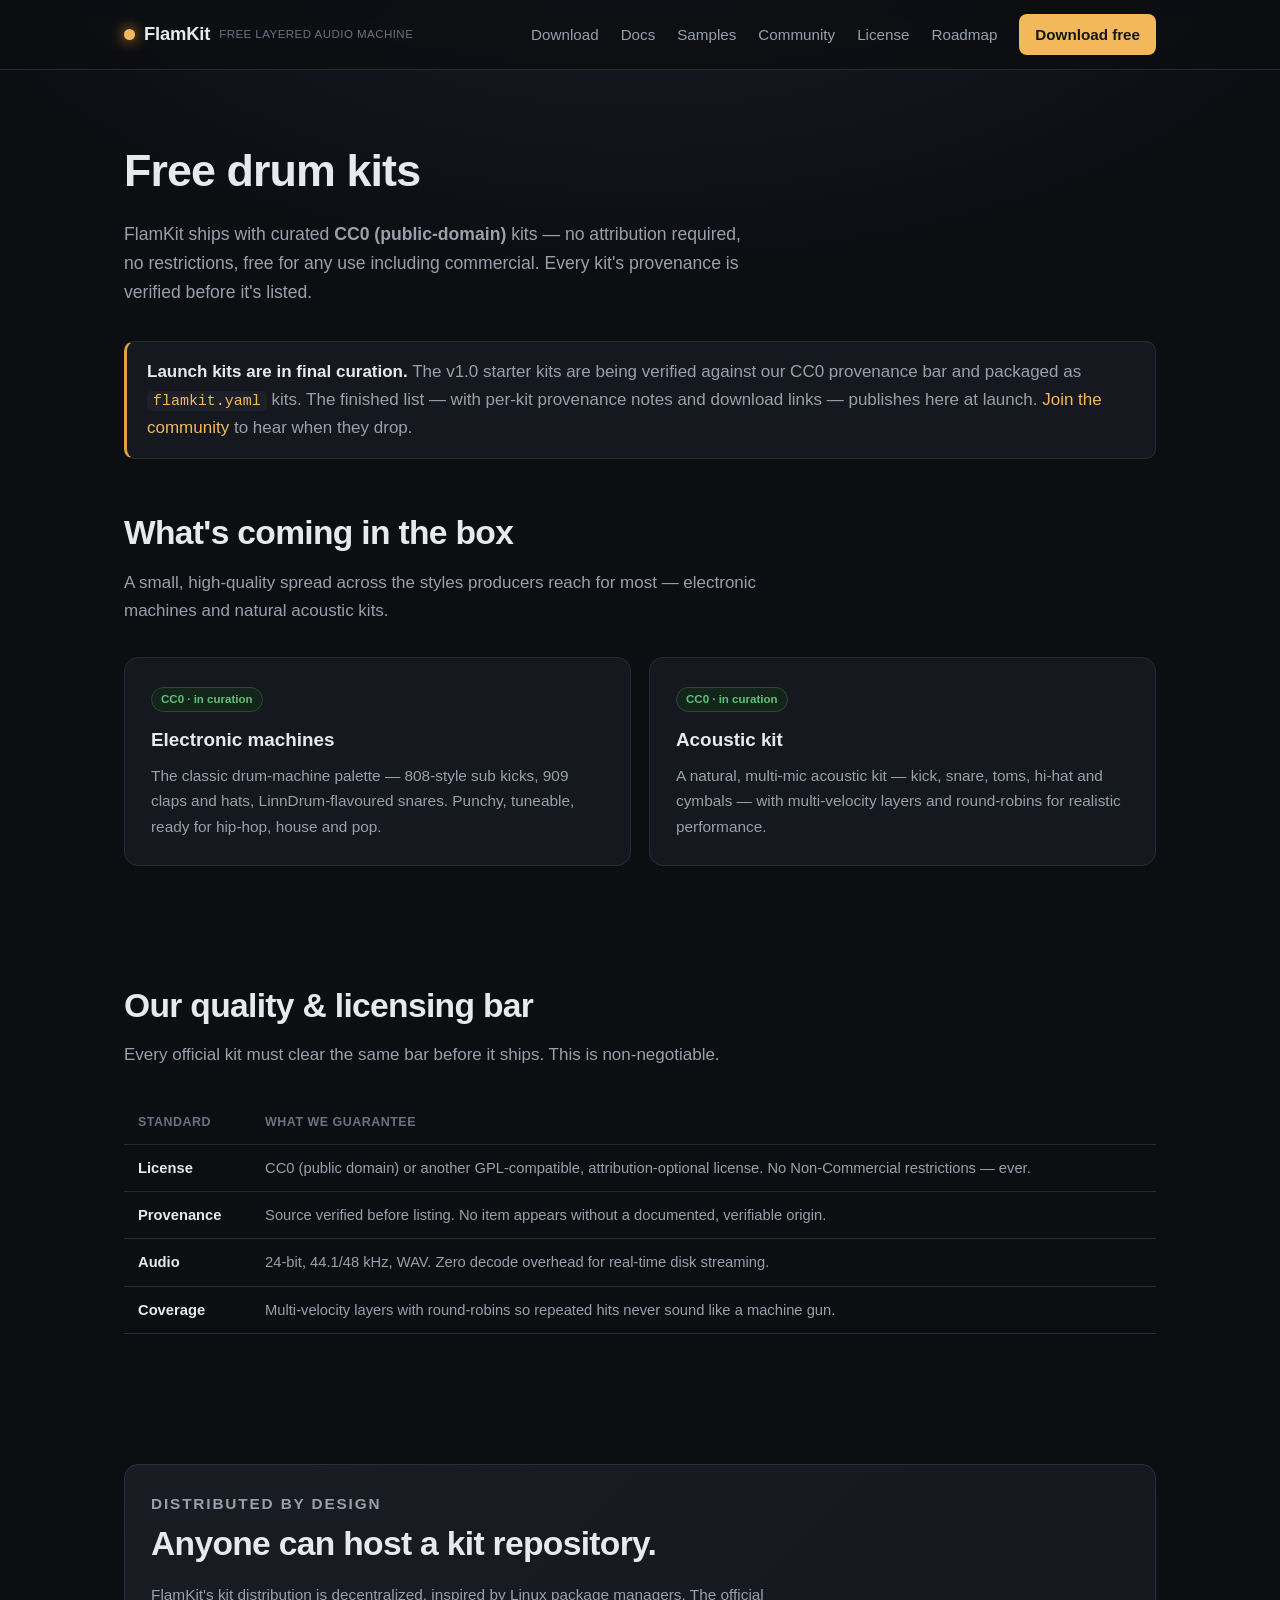
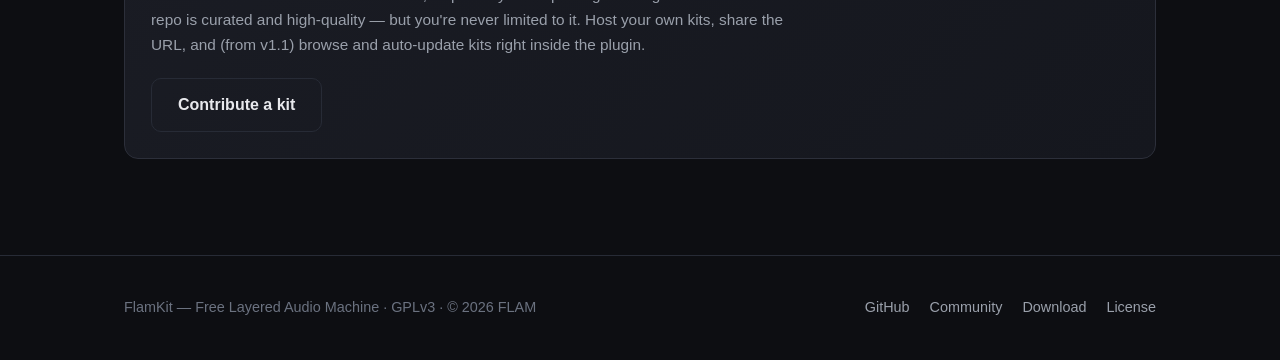
<file: website/samples.html>
<!DOCTYPE html>
<html lang="en">
<head>
<meta charset="UTF-8">
<meta name="viewport" content="width=device-width, initial-scale=1.0">
<title>Free CC0 drum samples — 808, 909, LinnDrum, acoustic (FlamKit)</title>
<meta name="description" content="Free, CC0 (public-domain) drum kits for FlamKit. Verified provenance, professional quality, no attribution required.">
<link rel="icon" href="favicon.svg" type="image/svg+xml">
<link rel="stylesheet" href="styles.css">
</head>
<body>

<header class="nav">
  <div class="nav-inner">
    <a class="brand" href="index.html"><span class="dot"></span>FlamKit <small>FREE LAYERED AUDIO MACHINE</small></a>
    <nav class="nav-links">
      <a href="download.html">Download</a>
      <a href="docs.html">Docs</a>
      <a href="samples.html">Samples</a>
      <a href="community.html">Community</a>
      <a href="license.html">License</a>
      <a href="roadmap.html">Roadmap</a>
      <a class="cta" href="download.html">Download free</a>
    </nav>
  </div>
</header>

<main class="wrap">

  <div class="page-head">
    <h1>Free drum kits</h1>
    <p>FlamKit ships with curated <b>CC0 (public-domain)</b> kits — no attribution required, no restrictions, free for any use including commercial. Every kit's provenance is verified before it's listed.</p>
  </div>

  <div class="note warn">
    <p><strong>Launch kits are in final curation.</strong> The v1.0 starter kits are being verified against our CC0 provenance bar and packaged as <code>flamkit.yaml</code> kits. The finished list — with per-kit provenance notes and download links — publishes here at launch. <a href="community.html">Join the community</a> to hear when they drop.</p>
  </div>

  <section style="padding-top:24px;">
    <h2>What's coming in the box</h2>
    <p class="lead">A small, high-quality spread across the styles producers reach for most — electronic machines and natural acoustic kits.</p>
    <div class="grid grid-2">
      <div class="card">
        <span class="tag cc0">CC0 · in curation</span>
        <h3 style="margin-top:12px;">Electronic machines</h3>
        <p>The classic drum-machine palette — 808-style sub kicks, 909 claps and hats, LinnDrum-flavoured snares. Punchy, tuneable, ready for hip-hop, house and pop.</p>
      </div>
      <div class="card">
        <span class="tag cc0">CC0 · in curation</span>
        <h3 style="margin-top:12px;">Acoustic kit</h3>
        <p>A natural, multi-mic acoustic kit — kick, snare, toms, hi-hat and cymbals — with multi-velocity layers and round-robins for realistic performance.</p>
      </div>
    </div>
  </section>

  <section>
    <h2>Our quality &amp; licensing bar</h2>
    <p class="lead">Every official kit must clear the same bar before it ships. This is non-negotiable.</p>
    <table>
      <tr><th>Standard</th><th>What we guarantee</th></tr>
      <tr><td><b>License</b></td><td>CC0 (public domain) or another GPL-compatible, attribution-optional license. No Non-Commercial restrictions — ever.</td></tr>
      <tr><td><b>Provenance</b></td><td>Source verified before listing. No item appears without a documented, verifiable origin.</td></tr>
      <tr><td><b>Audio</b></td><td>24-bit, 44.1/48&nbsp;kHz, WAV. Zero decode overhead for real-time disk streaming.</td></tr>
      <tr><td><b>Coverage</b></td><td>Multi-velocity layers with round-robins so repeated hits never sound like a machine gun.</td></tr>
    </table>
  </section>

  <section>
    <div class="card" style="background:linear-gradient(135deg,#1a1c24,#15171e);border-color:#2c2f3a;">
      <p class="eyebrow">Distributed by design</p>
      <h2 style="margin-bottom:10px;">Anyone can host a kit repository.</h2>
      <p style="color:var(--muted);max-width:640px;margin:0 0 20px;">FlamKit's kit distribution is decentralized, inspired by Linux package managers. The official repo is curated and high-quality — but you're never limited to it. Host your own kits, share the URL, and (from v1.1) browse and auto-update kits right inside the plugin.</p>
      <a class="btn btn-ghost" href="https://github.com/therecluse26/flam-drum-machine/blob/main/CONTRIBUTING.md">Contribute a kit</a>
    </div>
  </section>

</main>

<footer class="site">
  <div class="wrap foot-inner">
    <div>FlamKit — Free Layered Audio Machine · GPLv3 · © 2026 FLAM</div>
    <div class="foot-links">
      <a href="https://github.com/therecluse26/flam-drum-machine">GitHub</a>
      <a href="community.html">Community</a>
      <a href="download.html">Download</a>
      <a href="license.html">License</a>
    </div>
  </div>
</footer>

</body>
</html>
</file>
<file: website/styles.css>
/* ============================================================
   FlamKit website — shared stylesheet
   Zero-build static site. Dark, Valhalla-inspired aesthetic to
   match the plugin: minimal, premium, deep but discoverable.
   ============================================================ */

:root {
  --bg:        #0d0e12;
  --bg-grad:   radial-gradient(1200px 600px at 50% -10%, #1b1d27 0%, #0d0e12 60%);
  --surface:   #16181f;
  --surface-2: #1d2029;
  --border:    #272b36;
  --text:      #e8e9ed;
  --muted:     #9aa0ab;
  --faint:     #6b7280;
  --accent:    #f2b85a;   /* warm amber — percussion energy */
  --accent-2:  #f0a830;
  --accent-dim:#3a2f1c;
  --link:      #f2b85a;
  --good:      #5ec27a;
  --radius:    14px;
  --maxw:      1080px;
  --font: -apple-system, BlinkMacSystemFont, "Segoe UI", Roboto, Helvetica, Arial, sans-serif;
  --mono: "SF Mono", "JetBrains Mono", "Fira Code", ui-monospace, Menlo, Consolas, monospace;
}

* { box-sizing: border-box; }

html { scroll-behavior: smooth; }

body {
  margin: 0;
  background: var(--bg);
  background-image: var(--bg-grad);
  background-attachment: fixed;
  color: var(--text);
  font-family: var(--font);
  font-size: 17px;
  line-height: 1.65;
  -webkit-font-smoothing: antialiased;
}

a { color: var(--link); text-decoration: none; }
a:hover { text-decoration: underline; }

.wrap { max-width: var(--maxw); margin: 0 auto; padding: 0 24px; }

/* ---------- Nav ---------- */
header.nav {
  position: sticky; top: 0; z-index: 50;
  backdrop-filter: blur(10px);
  background: rgba(13,14,18,0.82);
  border-bottom: 1px solid var(--border);
}
.nav-inner {
  display: flex; align-items: center; gap: 18px;
  max-width: var(--maxw); margin: 0 auto; padding: 14px 24px;
}
.brand {
  font-weight: 700; font-size: 1.15rem; letter-spacing: -0.01em;
  color: var(--text); display: flex; align-items: center; gap: 9px;
}
.brand:hover { text-decoration: none; }
.brand .dot {
  width: 11px; height: 11px; border-radius: 50%;
  background: var(--accent); box-shadow: 0 0 14px var(--accent-2);
}
.brand small { color: var(--faint); font-weight: 500; font-size: .72rem; letter-spacing: .04em; }
.nav-links { margin-left: auto; display: flex; gap: 22px; align-items: center; flex-wrap: wrap; }
.nav-links a { color: var(--muted); font-size: .95rem; font-weight: 500; }
.nav-links a:hover { color: var(--text); text-decoration: none; }
.nav-links a.cta {
  color: #161616; background: var(--accent); padding: 8px 16px;
  border-radius: 8px; font-weight: 600;
}
.nav-links a.cta:hover { background: var(--accent-2); }

/* ---------- Buttons ---------- */
.btn {
  display: inline-block; padding: 13px 26px; border-radius: 10px;
  font-weight: 600; font-size: 1rem; cursor: pointer; border: 1px solid transparent;
  transition: transform .06s ease, background .15s ease;
}
.btn:hover { text-decoration: none; transform: translateY(-1px); }
.btn-primary { background: var(--accent); color: #161616; }
.btn-primary:hover { background: var(--accent-2); }
.btn-ghost { background: transparent; color: var(--text); border-color: var(--border); }
.btn-ghost:hover { border-color: var(--accent); color: var(--accent); }

/* ---------- Hero ---------- */
.hero { text-align: center; padding: 96px 0 64px; }
.hero h1 {
  font-size: clamp(2.3rem, 5.5vw, 3.7rem); line-height: 1.08;
  letter-spacing: -0.025em; margin: 0 0 18px; font-weight: 800;
}
.hero h1 .accent { color: var(--accent); }
.hero .sub {
  font-size: clamp(1.05rem, 2.2vw, 1.3rem); color: var(--muted);
  max-width: 680px; margin: 0 auto 34px;
}
.hero-cta { display: flex; gap: 14px; justify-content: center; flex-wrap: wrap; }

/* ---------- Trust strip ---------- */
.trust {
  display: flex; flex-wrap: wrap; gap: 10px 14px; justify-content: center;
  margin: 38px auto 0; max-width: 760px;
}
.trust span {
  font-size: .82rem; color: var(--muted); border: 1px solid var(--border);
  background: var(--surface); padding: 5px 12px; border-radius: 100px;
}
.trust span b { color: var(--text); font-weight: 600; }

/* ---------- Sections ---------- */
section { padding: 56px 0; }
section h2 {
  font-size: clamp(1.5rem, 3.5vw, 2.1rem); letter-spacing: -0.02em;
  margin: 0 0 8px; font-weight: 750;
}
section .lead { color: var(--muted); margin: 0 0 32px; max-width: 640px; }
.eyebrow { color: var(--accent); font-weight: 600; font-size: .8rem; letter-spacing: .12em; text-transform: uppercase; margin: 0 0 10px; }

/* ---------- Cards ---------- */
.grid { display: grid; gap: 18px; }
.grid-3 { grid-template-columns: repeat(3, 1fr); }
.grid-2 { grid-template-columns: repeat(2, 1fr); }
.card {
  background: var(--surface); border: 1px solid var(--border);
  border-radius: var(--radius); padding: 26px;
}
.card h3 { margin: 0 0 8px; font-size: 1.18rem; }
.card p { color: var(--muted); margin: 0; font-size: .96rem; }
.card .ico { font-size: 1.6rem; margin-bottom: 12px; display: block; }

/* download platform cards */
.dl-card { text-align: left; }
.dl-card .os { font-size: 1.3rem; font-weight: 700; margin-bottom: 4px; }
.dl-card .formats { color: var(--muted); font-size: .9rem; margin-bottom: 18px; }
.dl-card ul { list-style: none; padding: 0; margin: 0 0 18px; }
.dl-card li { color: var(--muted); font-size: .9rem; padding: 3px 0; }
.dl-card li::before { content: "›"; color: var(--accent); margin-right: 8px; }

/* ---------- Callouts ---------- */
.note {
  border: 1px solid var(--border); border-left: 3px solid var(--accent);
  background: var(--surface); border-radius: 10px; padding: 16px 20px; margin: 22px 0;
}
.note.warn { border-left-color: #e0a23c; }
.note.legal { border-left-color: var(--faint); }
.note p { margin: 0; color: var(--muted); }
.note strong { color: var(--text); }

/* ---------- Code ---------- */
pre {
  background: #0a0b0e; border: 1px solid var(--border); border-radius: 10px;
  padding: 18px 20px; overflow-x: auto; font-family: var(--mono);
  font-size: .88rem; line-height: 1.6; color: #d4d7df;
}
code { font-family: var(--mono); font-size: .88em; background: var(--surface-2);
  padding: 2px 6px; border-radius: 5px; color: var(--accent); }
pre code { background: none; padding: 0; color: inherit; }

/* ---------- FAQ ---------- */
.faq { border-top: 1px solid var(--border); }
.faq details {
  border-bottom: 1px solid var(--border); padding: 4px 0;
}
.faq summary {
  cursor: pointer; padding: 18px 4px; font-weight: 600; font-size: 1.08rem;
  list-style: none; display: flex; justify-content: space-between; gap: 16px;
}
.faq summary::-webkit-details-marker { display: none; }
.faq summary::after { content: "+"; color: var(--accent); font-weight: 400; font-size: 1.4rem; }
.faq details[open] summary::after { content: "−"; }
.faq details[open] summary { color: var(--accent); }
.faq .answer { padding: 0 4px 20px; color: var(--muted); }
.faq .answer strong { color: var(--text); }

/* ---------- Tables ---------- */
table { width: 100%; border-collapse: collapse; margin: 18px 0; font-size: .92rem; }
th, td { text-align: left; padding: 11px 14px; border-bottom: 1px solid var(--border); }
th { color: var(--faint); font-weight: 600; font-size: .78rem; letter-spacing: .04em; text-transform: uppercase; }
td { color: var(--muted); }
td b, td strong { color: var(--text); }

/* ---------- Roadmap ---------- */
.lane h3 { color: var(--accent); font-size: 1rem; letter-spacing: .04em; text-transform: uppercase; margin: 0 0 14px; }
.lane ul { padding-left: 0; list-style: none; margin: 0; }
.lane li { padding: 8px 0; border-bottom: 1px solid var(--border); color: var(--muted); font-size: .95rem; }
.lane li b { color: var(--text); }

/* ---------- Page header (interior pages) ---------- */
.page-head { padding: 64px 0 12px; }
.page-head h1 { font-size: clamp(2rem, 4.5vw, 2.8rem); letter-spacing: -0.02em; margin: 0 0 12px; }
.page-head p { color: var(--muted); max-width: 640px; font-size: 1.1rem; margin: 0; }

/* prose for docs/license */
.prose h2 { margin-top: 44px; }
.prose h3 { margin-top: 30px; font-size: 1.2rem; }
.prose p, .prose li { color: var(--muted); }
.prose strong { color: var(--text); }
.prose ul { padding-left: 20px; }
.prose li { margin: 6px 0; }
.tag { display:inline-block; font-size:.72rem; font-weight:600; padding:2px 9px; border-radius:100px; border:1px solid var(--border); color:var(--muted); }
.tag.cc0 { color: var(--good); border-color: #2c4a37; background:#13251a; }

/* ---------- Footer ---------- */
footer.site {
  border-top: 1px solid var(--border); margin-top: 40px; padding: 40px 0;
  color: var(--faint); font-size: .9rem;
}
.foot-inner { display: flex; flex-wrap: wrap; gap: 24px; justify-content: space-between; align-items: center; }
.foot-links { display: flex; gap: 20px; flex-wrap: wrap; }
.foot-links a { color: var(--muted); }

/* ---------- Responsive ---------- */
@media (max-width: 820px) {
  .grid-3, .grid-2 { grid-template-columns: 1fr; }
  .nav-links { gap: 14px; }
  .nav-links a:not(.cta) { display: none; }
  .hero { padding: 64px 0 40px; }
  body { font-size: 16px; }
}
@media (max-width: 520px) {
  .foot-inner { flex-direction: column; align-items: flex-start; gap: 16px; }
}
</file>
